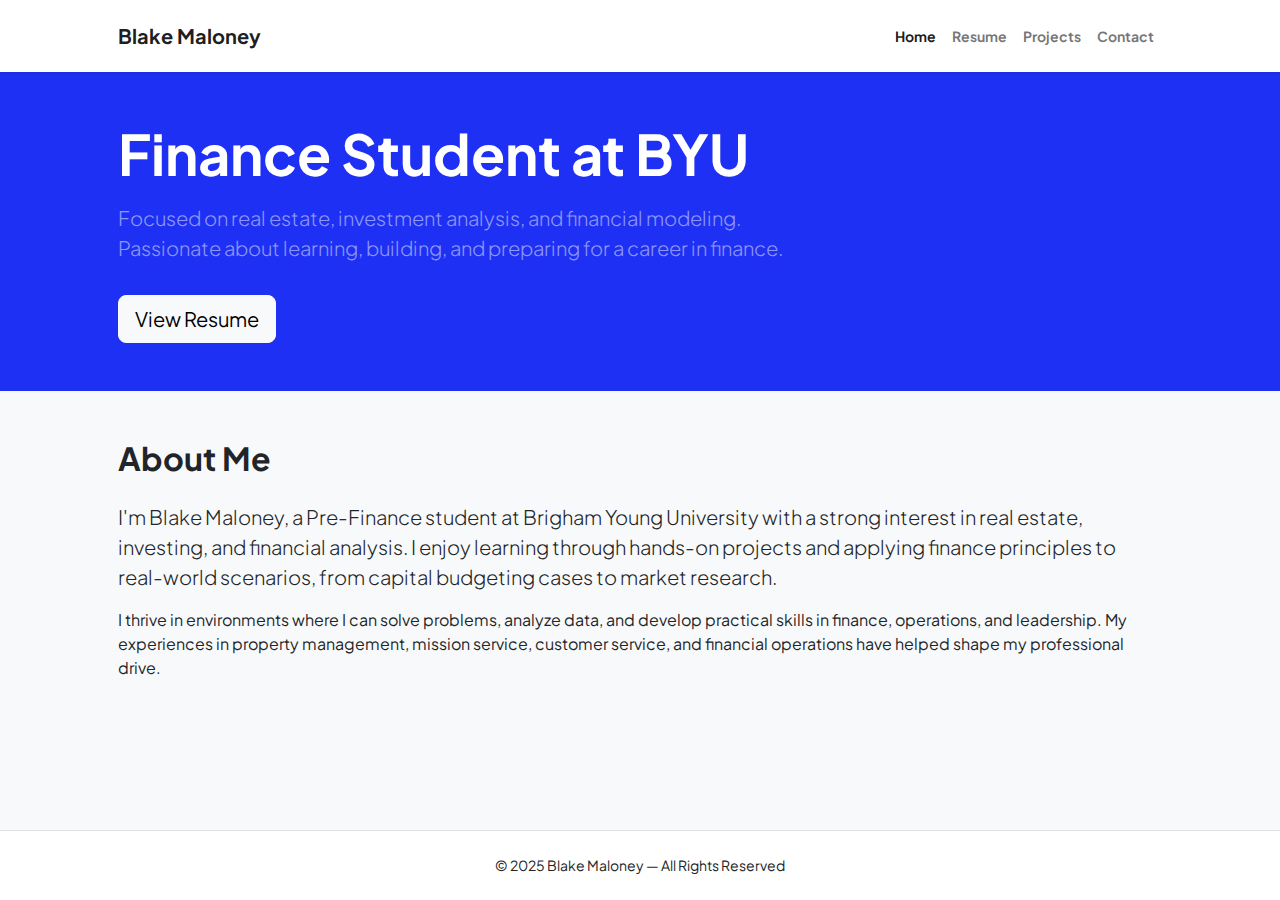
<file: index.html>
<!DOCTYPE html>
<html lang="en">
<head>
    <meta charset="utf-8" />
    <meta name="viewport" content="width=device-width, initial-scale=1" />
    <title>Blake Maloney | Finance Student</title>

    <!-- Fonts + Icons -->
    <link rel="preconnect" href="https://fonts.googleapis.com" />
    <link href="https://fonts.googleapis.com/css2?family=Plus+Jakarta+Sans:wght@300;400;600;700&display=swap" rel="stylesheet" />
    <link href="https://cdn.jsdelivr.net/npm/bootstrap-icons@1.10.5/font/bootstrap-icons.css" rel="stylesheet" />

    <!-- Bootstrap Theme -->
    <link href="css/styles.css" rel="stylesheet" />
</head>

<body class="d-flex flex-column h-100 bg-light">

    <main class="flex-shrink-0">
        <!-- NAVIGATION -->
        <nav class="navbar navbar-expand-lg navbar-light bg-white py-3 shadow-sm">
            <div class="container px-5">
                <a class="navbar-brand fw-bold" href="index.html">Blake Maloney</a>
                <button class="navbar-toggler" type="button" data-bs-toggle="collapse"
                    data-bs-target="#navbarSupportedContent" aria-controls="navbarSupportedContent" aria-expanded="false"
                    aria-label="Toggle navigation"><span class="navbar-toggler-icon"></span></button>

                <div class="collapse navbar-collapse" id="navbarSupportedContent">
                    <ul class="navbar-nav ms-auto mb-2 mb-lg-0 small fw-bold">
                        <li class="nav-item"><a class="nav-link active" href="index.html">Home</a></li>
                        <li class="nav-item"><a class="nav-link" href="resume.html">Resume</a></li>
                        <li class="nav-item"><a class="nav-link" href="projects.html">Projects</a></li>
                        <li class="nav-item"><a class="nav-link" href="contact.html">Contact</a></li>
                    </ul>
                </div>
            </div>
        </nav>

        <!-- HERO -->
        <header class="bg-primary text-white py-5">
            <div class="container px-5">
                <div class="row align-items-center">
                    <div class="col-lg-8">
                        <h1 class="display-4 fw-bold">Finance Student at BYU</h1>
                        <p class="lead text-white-50 mt-3">
                            Focused on real estate, investment analysis, and financial modeling.  
                            Passionate about learning, building, and preparing for a career in finance.
                        </p>
                        <a href="resume.html" class="btn btn-light btn-lg mt-3">View Resume</a>
                    </div>
                </div>
            </div>
        </header>

        <!-- ABOUT -->
        <section class="py-5">
            <div class="container px-5">
                <h2 class="fw-bold mb-4">About Me</h2>

                <p class="lead">
                    I'm Blake Maloney, a Pre-Finance student at Brigham Young University with a strong interest in 
                    real estate, investing, and financial analysis. I enjoy learning through hands-on projects 
                    and applying finance principles to real-world scenarios, from capital budgeting cases to market research.
                </p>
                
                <p>
                    I thrive in environments where I can solve problems, analyze data, and develop practical skills 
                    in finance, operations, and leadership. My experiences in property management, mission service, customer service, 
                    and financial operations have helped shape my professional drive.
                </p>
            </div>
        </section>

    </main>

    <!-- FOOTER -->
    <footer class="bg-white py-4 mt-auto border-top">
        <div class="container text-center small">
            © 2025 Blake Maloney — All Rights Reserved
        </div>
    </footer>

    <!-- Scripts -->
    <script src="https://cdn.jsdelivr.net/npm/bootstrap@5.2.3/dist/js/bootstrap.bundle.min.js"></script>
</body>
</html>
</file>
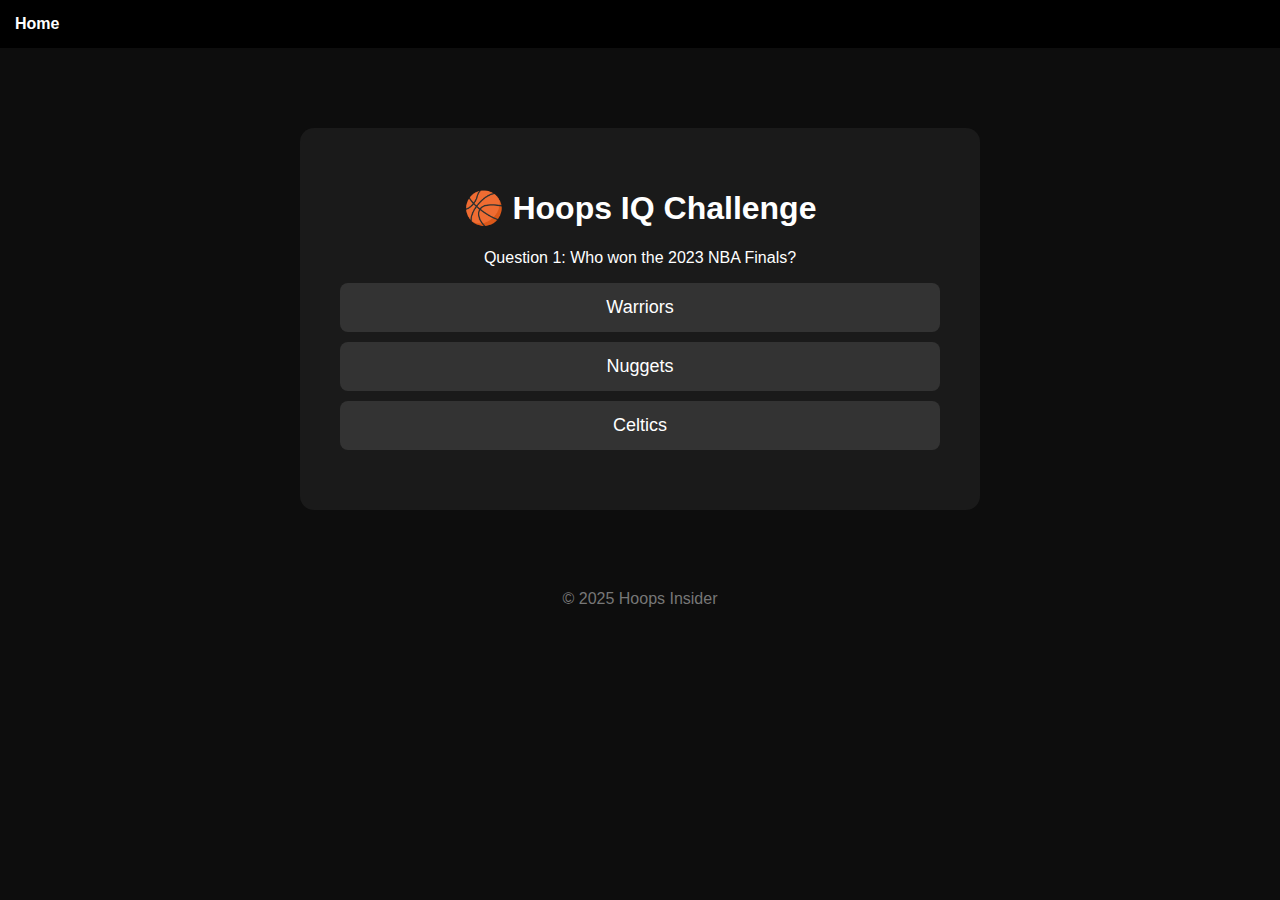
<file: app.html>
<!DOCTYPE html>
<html lang="en">
<head>
    <meta charset="UTF-8">
    <title>Hoops Insider Game</title>
    <link rel="stylesheet" href="css/app.css">
</head>

<body>

<nav class="top-nav">
    <a href="scratch.html">Home</a>
</nav>

<div class="game-area">

    <h1>🏀 Hoops IQ Challenge</h1>
    <p id="question"></p>

    <div id="answers"></div>

    <p id="feedback"></p>

    <button id="nextBtn" style="display:none">Next</button>
</div>

<footer>
    <p>© 2025 Hoops Insider</p>
</footer>

<script src="js/app.js"></script>
</body>
</html>
</file>
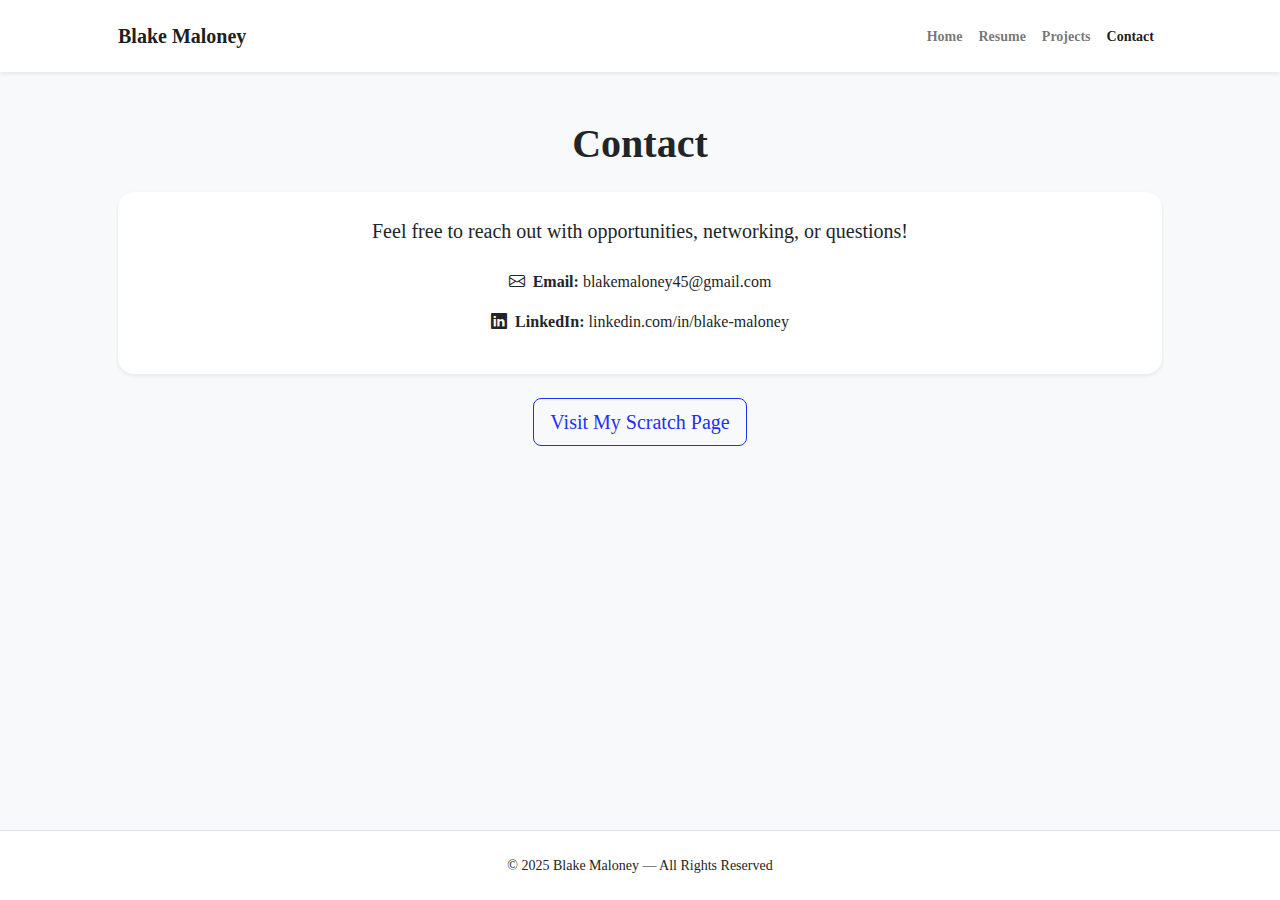
<file: contact.html>
<!DOCTYPE html>
<html lang="en">
<head>
    <meta charset="utf-8" />
    <meta name="viewport" content="width=device-width, initial-scale=1" />
    <title>Contact | Blake Maloney</title>

    <link href="css/styles.css" rel="stylesheet" />
    <link href="https://cdn.jsdelivr.net/npm/bootstrap-icons@1.10.5/font/bootstrap-icons.css" rel="stylesheet" />
</head>

<body class="bg-light d-flex flex-column h-100">

<main class="flex-shrink-0">
    <!-- NAV -->
    <nav class="navbar navbar-expand-lg navbar-light bg-white py-3 shadow-sm">
        <div class="container px-5">
            <a class="navbar-brand fw-bold" href="index.html">Blake Maloney</a>
            <button class="navbar-toggler" type="button" data-bs-toggle="collapse"
                data-bs-target="#navbarNav" aria-controls="navbarNav" aria-expanded="false"
                aria-label="Toggle navigation"><span class="navbar-toggler-icon"></span></button>

            <div class="collapse navbar-collapse" id="navbarNav">
                <ul class="navbar-nav ms-auto mb-2 mb-lg-0 small fw-bold">
                    <li class="nav-item"><a class="nav-link" href="index.html">Home</a></li>
                    <li class="nav-item"><a class="nav-link" href="resume.html">Resume</a></li>
                    <li class="nav-item"><a class="nav-link" href="projects.html">Projects</a></li>
                    <li class="nav-item"><a class="nav-link active" href="contact.html">Contact</a></li>
                </ul>
            </div>
        </div>
    </nav>

    <!-- CONTACT CONTENT -->
    <div class="container px-5 my-5">
        <h1 class="fw-bold mb-4 text-center">Contact</h1>

        <div class="card border-0 shadow-sm rounded-4">
            <div class="card-body p-4">
                <p class="lead mb-4 text-center">
                    Feel free to reach out with opportunities, networking, or questions!
                </p>

                <div class="text-center">
                    <p><i class="bi bi-envelope me-2"></i><b>Email:</b> blakemaloney45@gmail.com</p>
                    <p><i class="bi bi-linkedin me-2"></i><b>LinkedIn:</b> linkedin.com/in/blake-maloney</p>
                </div>
            </div>
        </div>

        <div class="text-center mt-4">
            <a href="scratch.html" class="btn btn-outline-primary btn-lg">Visit My Scratch Page</a>
        </div>
    </div>
</main>

<footer class="bg-white py-4 mt-auto border-top text-center small">
    © 2025 Blake Maloney — All Rights Reserved
</footer>

<script src="https://cdn.jsdelivr.net/npm/bootstrap@5.2.3/dist/js/bootstrap.bundle.min.js"></script>
</body>
</html>
</file>
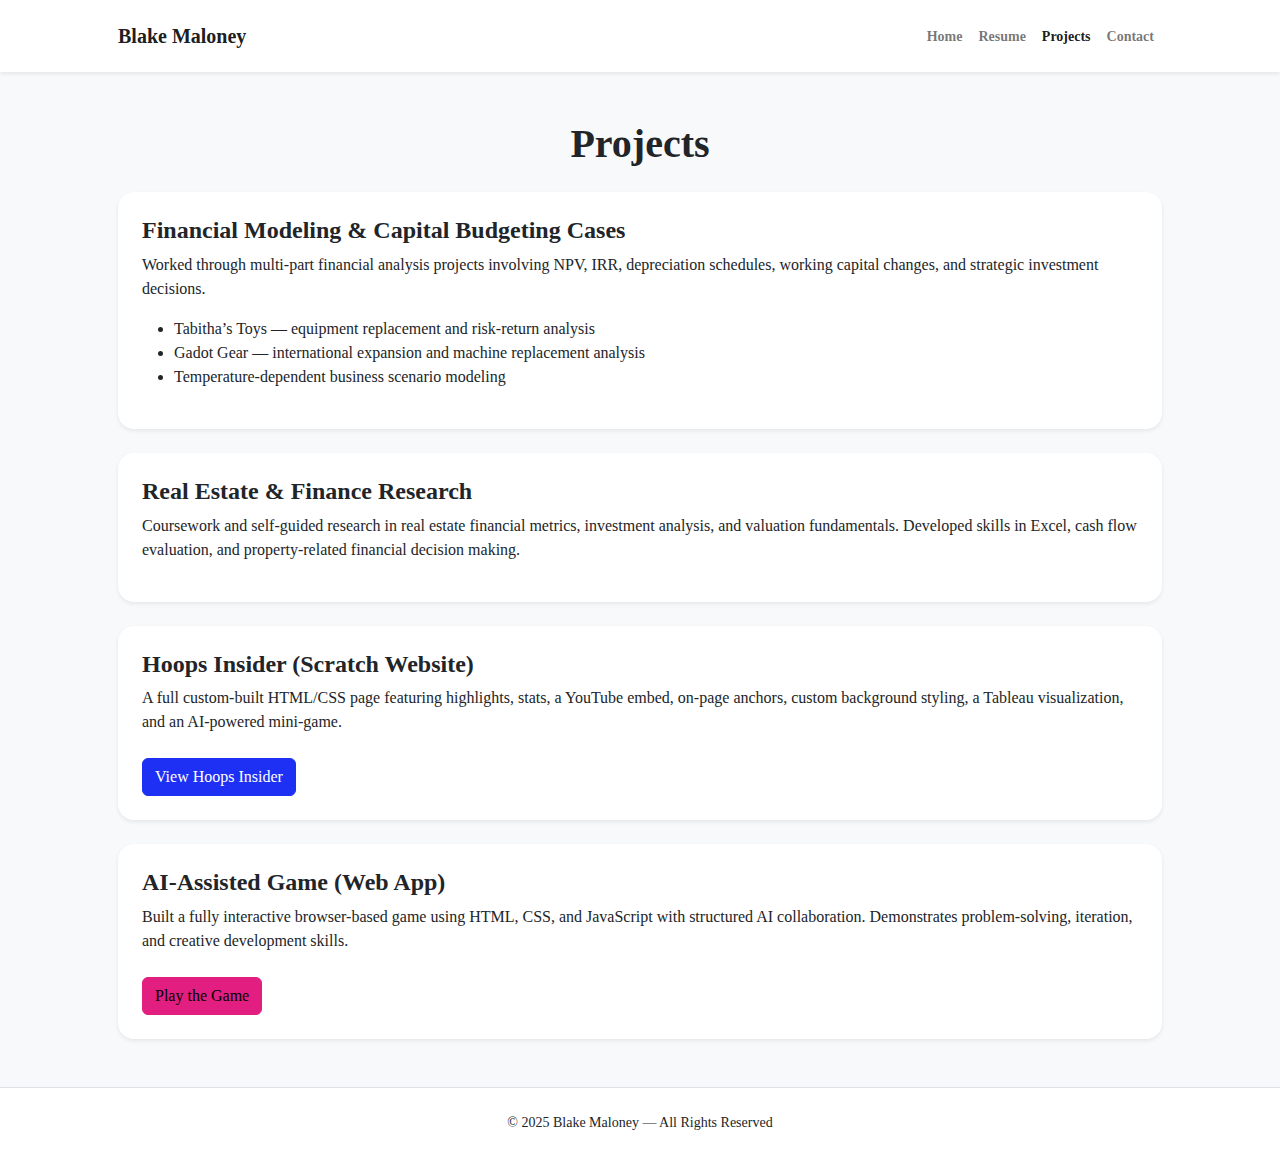
<file: projects.html>
<!DOCTYPE html>
<html lang="en">
<head>
    <meta charset="utf-8" />
    <meta name="viewport" content="width=device-width, initial-scale=1" />
    <title>Projects | Blake Maloney</title>

    <link href="css/styles.css" rel="stylesheet" />
    <link href="https://cdn.jsdelivr.net/npm/bootstrap-icons@1.10.5/font/bootstrap-icons.css" rel="stylesheet" />
</head>

<body class="bg-light d-flex flex-column h-100">

<main class="flex-shrink-0">
    <!-- NAV -->
    <nav class="navbar navbar-expand-lg navbar-light bg-white py-3 shadow-sm">
        <div class="container px-5">
            <a class="navbar-brand fw-bold" href="index.html">Blake Maloney</a>
            <button class="navbar-toggler" type="button" data-bs-toggle="collapse"
                data-bs-target="#navbarNav" aria-controls="navbarNav" aria-expanded="false"
                aria-label="Toggle navigation"><span class="navbar-toggler-icon"></span></button>

            <div class="collapse navbar-collapse" id="navbarNav">
                <ul class="navbar-nav ms-auto mb-2 mb-lg-0 small fw-bold">
                    <li class="nav-item"><a class="nav-link" href="index.html">Home</a></li>
                    <li class="nav-item"><a class="nav-link" href="resume.html">Resume</a></li>
                    <li class="nav-item"><a class="nav-link active" href="projects.html">Projects</a></li>
                    <li class="nav-item"><a class="nav-link" href="contact.html">Contact</a></li>
                </ul>
            </div>
        </div>
    </nav>

    <!-- PAGE CONTENT -->
    <div class="container px-5 my-5">
        <h1 class="fw-bold mb-4 text-center">Projects</h1>

        <!-- PROJECT 1 -->
        <div class="card border-0 shadow-sm rounded-4 mb-4">
            <div class="card-body p-4">
                <h4 class="fw-bold">Financial Modeling & Capital Budgeting Cases</h4>
                <p>
                    Worked through multi-part financial analysis projects involving NPV, IRR, depreciation schedules, 
                    working capital changes, and strategic investment decisions.  
                </p>
                <ul>
                    <li>Tabitha’s Toys — equipment replacement and risk-return analysis</li>
                    <li>Gadot Gear — international expansion and machine replacement analysis</li>
                    <li>Temperature-dependent business scenario modeling</li>
                </ul>
            </div>
        </div>

        <!-- PROJECT 2 -->
        <div class="card border-0 shadow-sm rounded-4 mb-4">
            <div class="card-body p-4">
                <h4 class="fw-bold">Real Estate & Finance Research</h4>
                <p>
                    Coursework and self-guided research in real estate financial metrics, investment analysis, 
                    and valuation fundamentals. Developed skills in Excel, cash flow evaluation, and property-related 
                    financial decision making.
                </p>
            </div>
        </div>

        <!-- PROJECT 3 -->
        <div class="card border-0 shadow-sm rounded-4 mb-4">
            <div class="card-body p-4">
                <h4 class="fw-bold">Hoops Insider (Scratch Website)</h4>
                <p>
                    A full custom-built HTML/CSS page featuring highlights, stats, a YouTube embed, on-page anchors, 
                    custom background styling, a Tableau visualization, and an AI-powered mini-game.
                </p>
                <a href="scratch.html" class="btn btn-primary mt-2">
                    View Hoops Insider
                </a>
            </div>
        </div>

        <!-- PROJECT 4 -->
        <div class="card border-0 shadow-sm rounded-4 mb-4">
            <div class="card-body p-4">
                <h4 class="fw-bold">AI-Assisted Game (Web App)</h4>
                <p>
                    Built a fully interactive browser-based game using HTML, CSS, and JavaScript with structured AI collaboration.  
                    Demonstrates problem-solving, iteration, and creative development skills.
                </p>
                <a href="app.html" class="btn btn-secondary mt-2">Play the Game</a>
            </div>
        </div>

    </div>
</main>

<footer class="bg-white py-4 mt-auto border-top text-center small">
    © 2025 Blake Maloney — All Rights Reserved
</footer>

<script src="https://cdn.jsdelivr.net/npm/bootstrap@5.2.3/dist/js/bootstrap.bundle.min.js"></script>
</body>
</html>
</file>
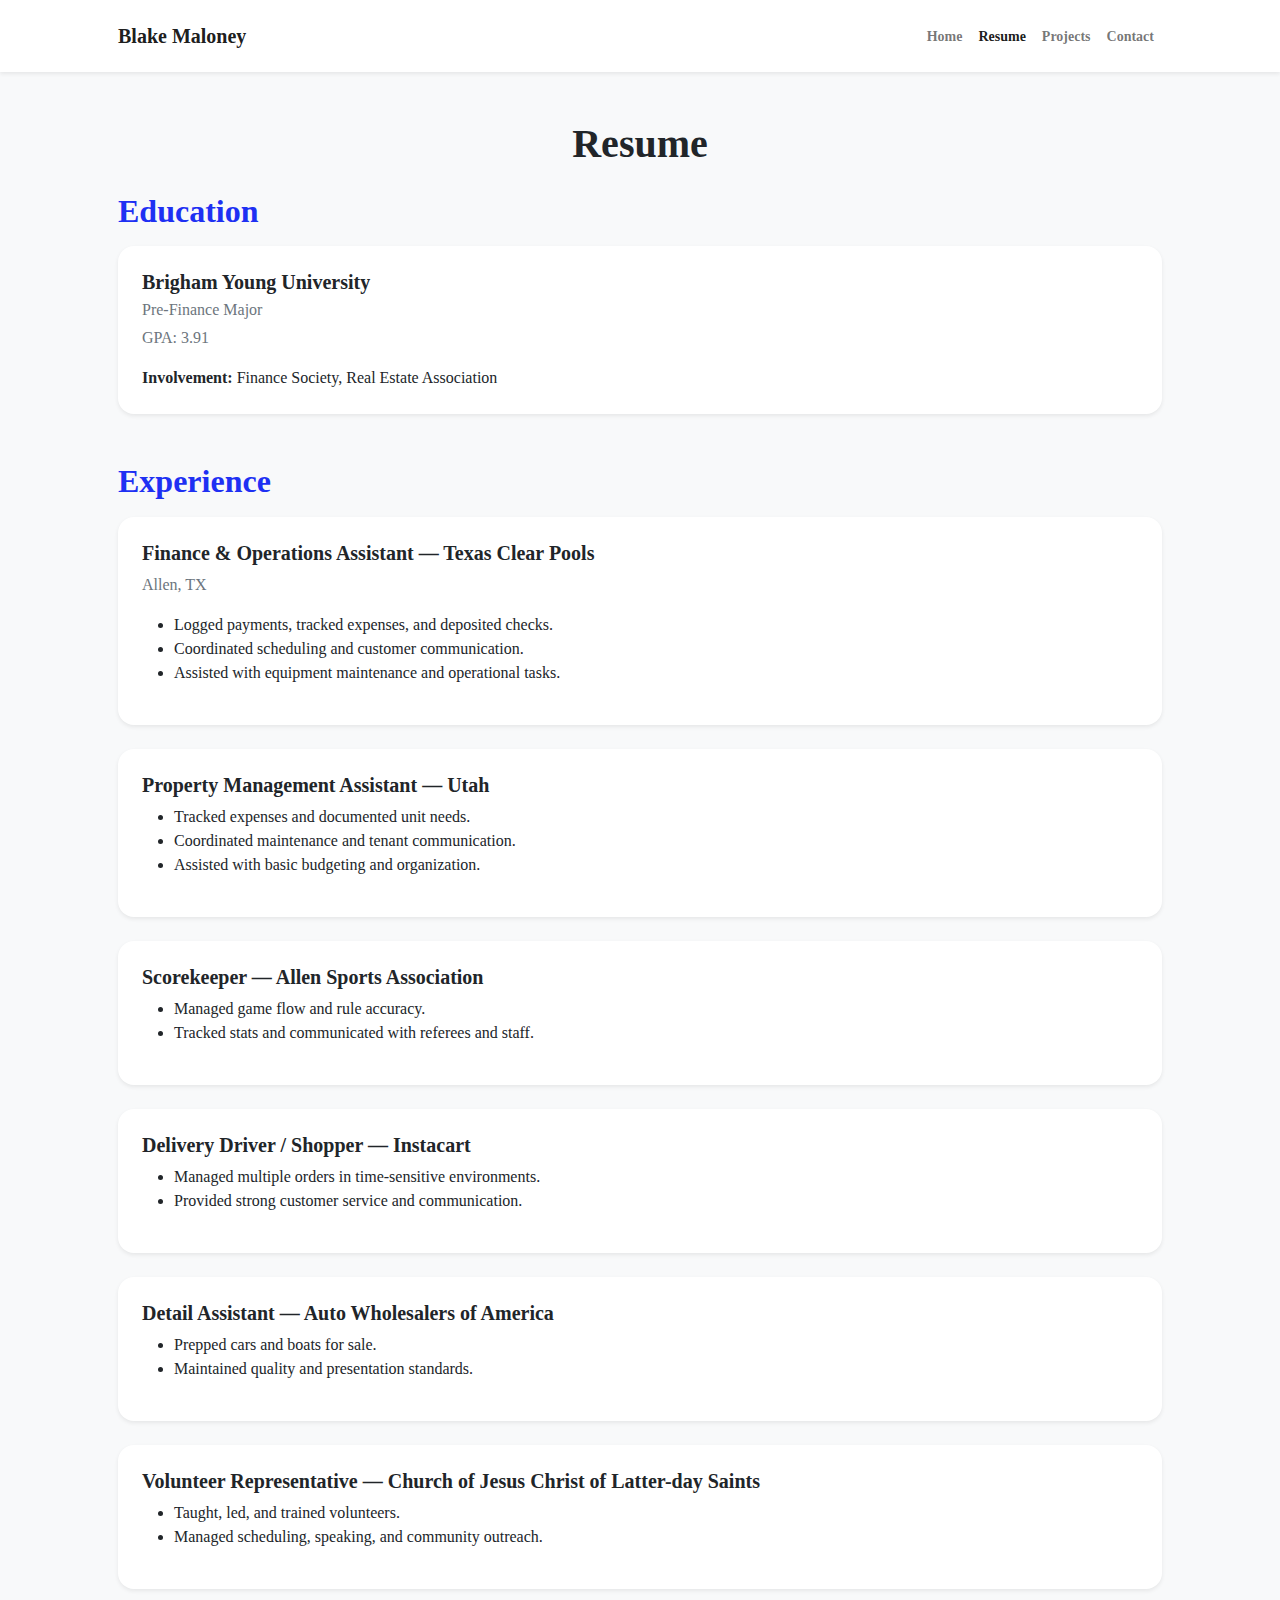
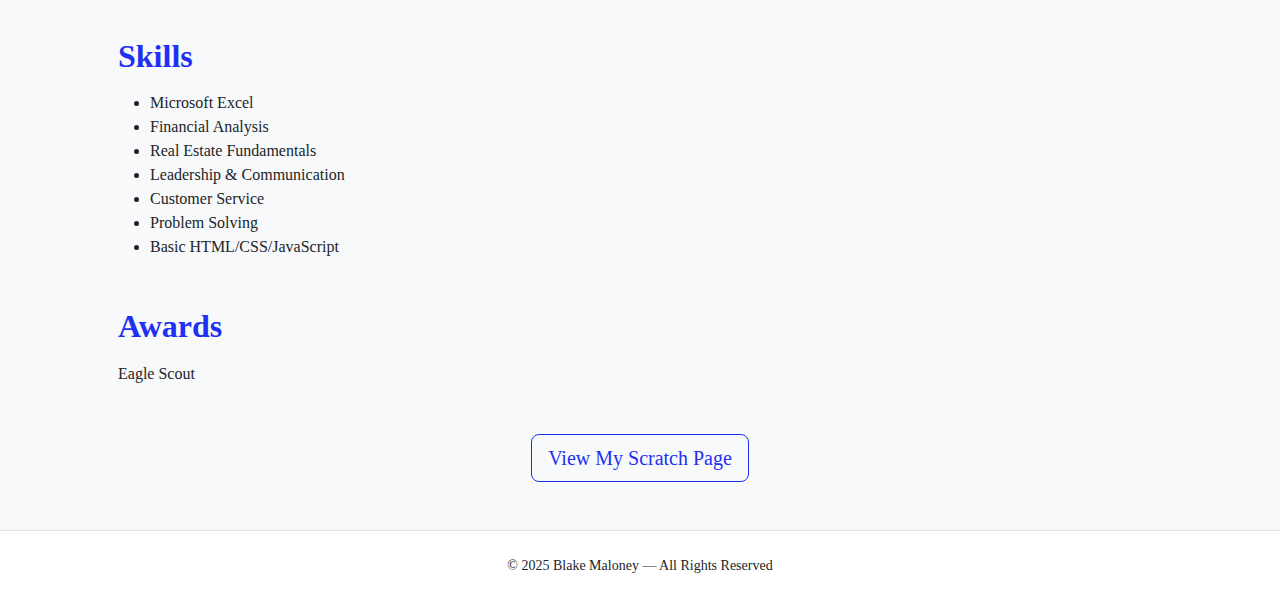
<file: resume.html>
<!DOCTYPE html>
<html lang="en">
<head>
    <meta charset="utf-8" />
    <meta name="viewport" content="width=device-width, initial-scale=1" />
    <title>Resume | Blake Maloney</title>

    <link href="css/styles.css" rel="stylesheet" />
    <link href="https://cdn.jsdelivr.net/npm/bootstrap-icons@1.10.5/font/bootstrap-icons.css" rel="stylesheet" />
</head>

<body class="bg-light d-flex flex-column h-100">

<main class="flex-shrink-0">
    <!-- NAV -->
    <nav class="navbar navbar-expand-lg navbar-light bg-white py-3 shadow-sm">
        <div class="container px-5">
            <a class="navbar-brand fw-bold" href="index.html">Blake Maloney</a>
            <button class="navbar-toggler" type="button" data-bs-toggle="collapse"
                data-bs-target="#navbarNav" aria-controls="navbarNav" aria-expanded="false"
                aria-label="Toggle navigation"><span class="navbar-toggler-icon"></span></button>

            <div class="collapse navbar-collapse" id="navbarNav">
                <ul class="navbar-nav ms-auto mb-2 mb-lg-0 small fw-bold">
                    <li class="nav-item"><a class="nav-link" href="index.html">Home</a></li>
                    <li class="nav-item"><a class="nav-link active" href="resume.html">Resume</a></li>
                    <li class="nav-item"><a class="nav-link" href="projects.html">Projects</a></li>
                    <li class="nav-item"><a class="nav-link" href="contact.html">Contact</a></li>
                </ul>
            </div>
        </div>
    </nav>

    <!-- RESUME CONTENT -->
    <div class="container px-5 my-5">

        <h1 class="fw-bold mb-4 text-center">Resume</h1>

        <!-- EDUCATION -->
        <section class="mb-5">
            <h2 class="fw-bold text-primary mb-3">Education</h2>

            <div class="card border-0 shadow-sm rounded-4 mb-4">
                <div class="card-body p-4">
                    <h5 class="fw-bold mb-1">Brigham Young University</h5>
                    <p class="text-muted mb-1">Pre-Finance Major</p>
                    <p class="text-muted">GPA: 3.91</p>
                    <p class="mb-0"><b>Involvement:</b> Finance Society, Real Estate Association</p>
                </div>
            </div>
        </section>

        <!-- EXPERIENCE -->
        <section class="mb-5">
            <h2 class="fw-bold text-primary mb-3">Experience</h2>

            <!-- Card Template -->
            <div class="card border-0 shadow-sm rounded-4 mb-4">
                <div class="card-body p-4">
                    <h5 class="fw-bold">Finance & Operations Assistant — Texas Clear Pools</h5>
                    <p class="text-muted">Allen, TX</p>
                    <ul>
                        <li>Logged payments, tracked expenses, and deposited checks.</li>
                        <li>Coordinated scheduling and customer communication.</li>
                        <li>Assisted with equipment maintenance and operational tasks.</li>
                    </ul>
                </div>
            </div>

            <div class="card border-0 shadow-sm rounded-4 mb-4">
                <div class="card-body p-4">
                    <h5 class="fw-bold">Property Management Assistant — Utah</h5>
                    <ul>
                        <li>Tracked expenses and documented unit needs.</li>
                        <li>Coordinated maintenance and tenant communication.</li>
                        <li>Assisted with basic budgeting and organization.</li>
                    </ul>
                </div>
            </div>

            <div class="card border-0 shadow-sm rounded-4 mb-4">
                <div class="card-body p-4">
                    <h5 class="fw-bold">Scorekeeper — Allen Sports Association</h5>
                    <ul>
                        <li>Managed game flow and rule accuracy.</li>
                        <li>Tracked stats and communicated with referees and staff.</li>
                    </ul>
                </div>
            </div>

            <div class="card border-0 shadow-sm rounded-4 mb-4">
                <div class="card-body p-4">
                    <h5 class="fw-bold">Delivery Driver / Shopper — Instacart</h5>
                    <ul>
                        <li>Managed multiple orders in time-sensitive environments.</li>
                        <li>Provided strong customer service and communication.</li>
                    </ul>
                </div>
            </div>

            <div class="card border-0 shadow-sm rounded-4 mb-4">
                <div class="card-body p-4">
                    <h5 class="fw-bold">Detail Assistant — Auto Wholesalers of America</h5>
                    <ul>
                        <li>Prepped cars and boats for sale.</li>
                        <li>Maintained quality and presentation standards.</li>
                    </ul>
                </div>
            </div>

            <div class="card border-0 shadow-sm rounded-4 mb-4">
                <div class="card-body p-4">
                    <h5 class="fw-bold">Volunteer Representative — Church of Jesus Christ of Latter-day Saints</h5>
                    <ul>
                        <li>Taught, led, and trained volunteers.</li>
                        <li>Managed scheduling, speaking, and community outreach.</li>
                    </ul>
                </div>
            </div>
        </section>

        <!-- SKILLS -->
        <section class="mb-5">
            <h2 class="fw-bold text-primary mb-3">Skills</h2>
            <ul>
                <li>Microsoft Excel</li>
                <li>Financial Analysis</li>
                <li>Real Estate Fundamentals</li>
                <li>Leadership & Communication</li>
                <li>Customer Service</li>
                <li>Problem Solving</li>
                <li>Basic HTML/CSS/JavaScript</li>
            </ul>
        </section>

        <!-- AWARDS -->
        <section class="mb-5">
            <h2 class="fw-bold text-primary mb-3">Awards</h2>
            <p>Eagle Scout</p>
        </section>

        <!-- LINK TO SCRATCH PAGE -->
        <div class="mt-5 text-center">
            <a href="scratch.html" class="btn btn-outline-primary btn-lg">
                View My Scratch Page
            </a>
        </div>
    </div>

</main>

<footer class="bg-white py-4 mt-auto border-top text-center small">
    © 2025 Blake Maloney — All Rights Reserved
</footer>

<script src="https://cdn.jsdelivr.net/npm/bootstrap@5.2.3/dist/js/bootstrap.bundle.min.js"></script>
</body>
</html>
</file>
<file: css/app.css>
body {
    font-family: Arial, sans-serif;
    background: #0d0d0d;
    color: white;
    margin: 0;
}

.top-nav {
    background: black;
    padding: 15px;
}

.top-nav a {
    color: white;
    text-decoration: none;
    font-weight: 600;
}

.game-area {
    max-width: 600px;
    margin: 80px auto;
    text-align: center;
    background: #1a1a1a;
    padding: 40px;
    border-radius: 14px;
}

.answer-btn {
    display: block;
    width: 100%;
    margin: 10px 0;
    padding: 14px;
    background: #333;
    border: none;
    color: white;
    font-size: 18px;
    cursor: pointer;
    border-radius: 8px;
}

.answer-btn:hover {
    background: #555;
}

#feedback {
    margin-top: 20px;
    font-size: 20px;
}

button {
    margin-top: 20px;
    padding: 12px 20px;
    font-size: 18px;
    border-radius: 8px;
    cursor: pointer;
}

footer {
    margin-top: 40px;
    text-align: center;
    color: #777;
}
</file>
